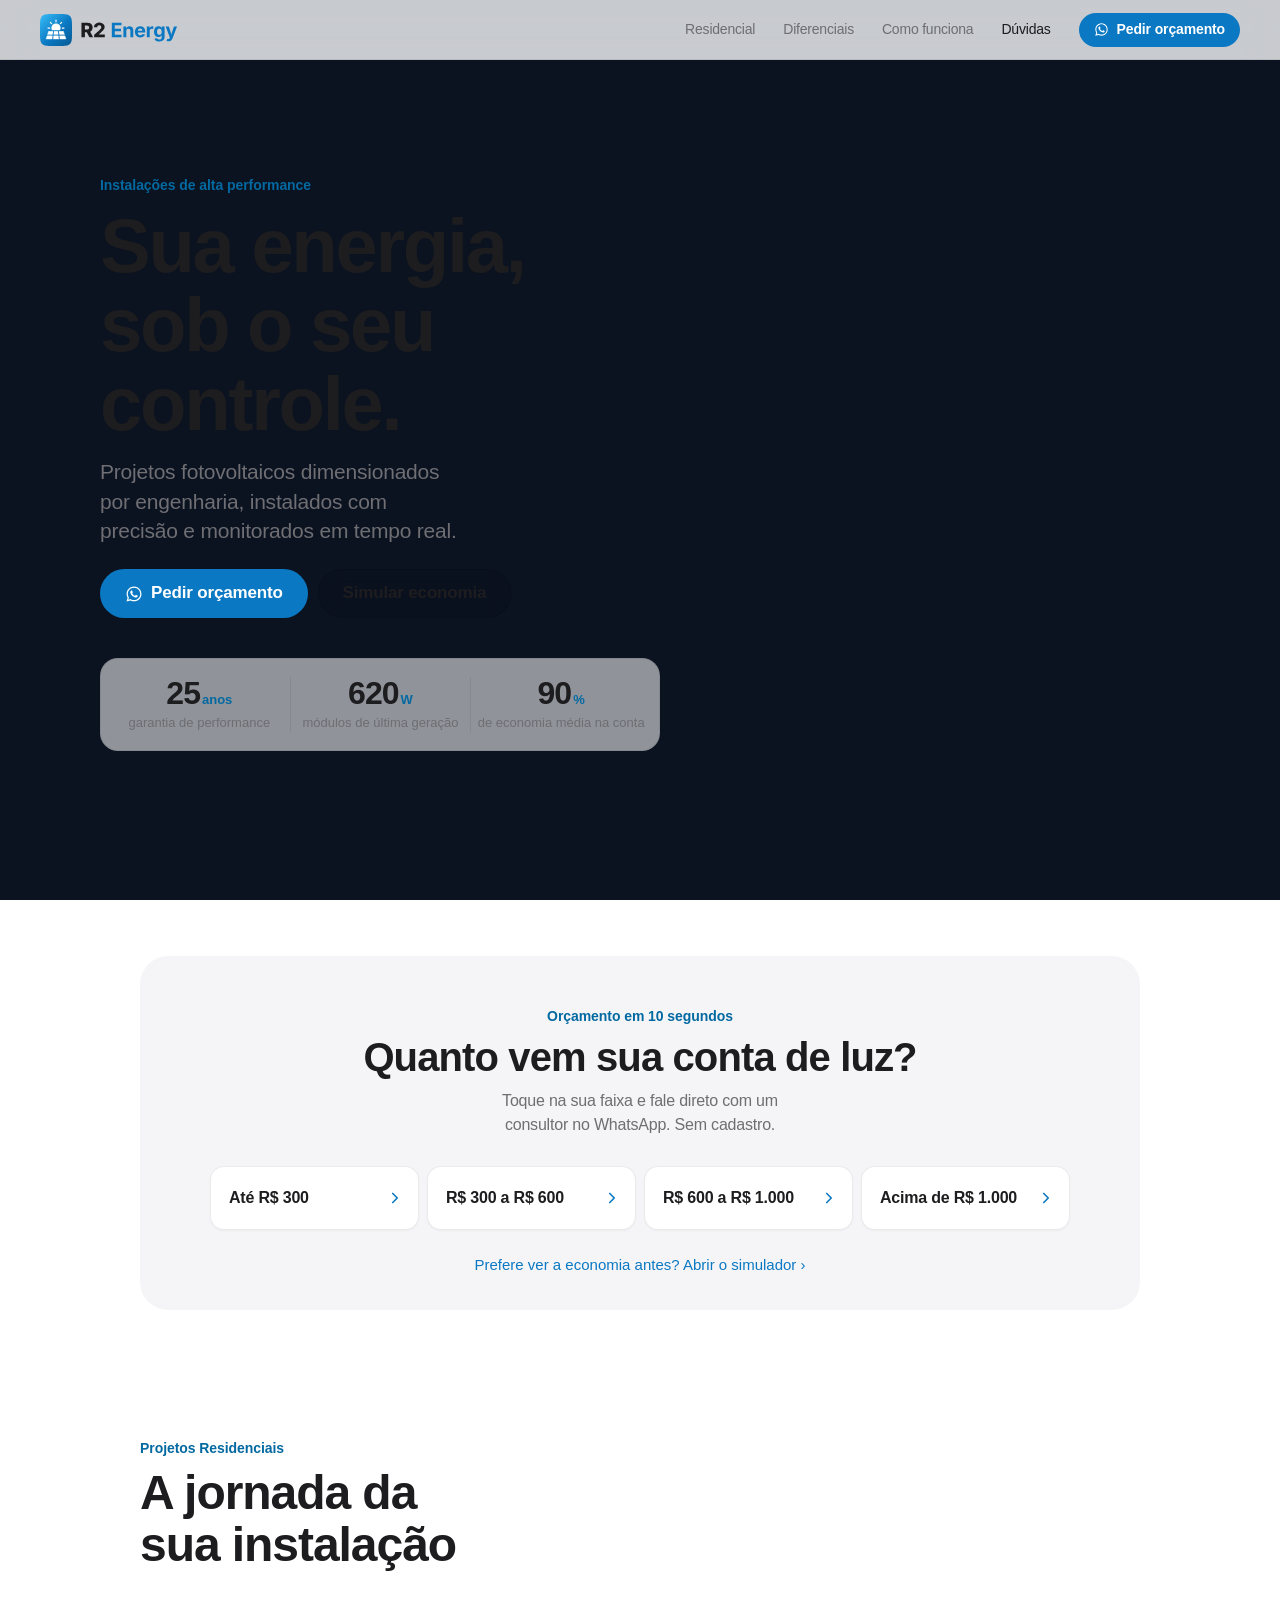
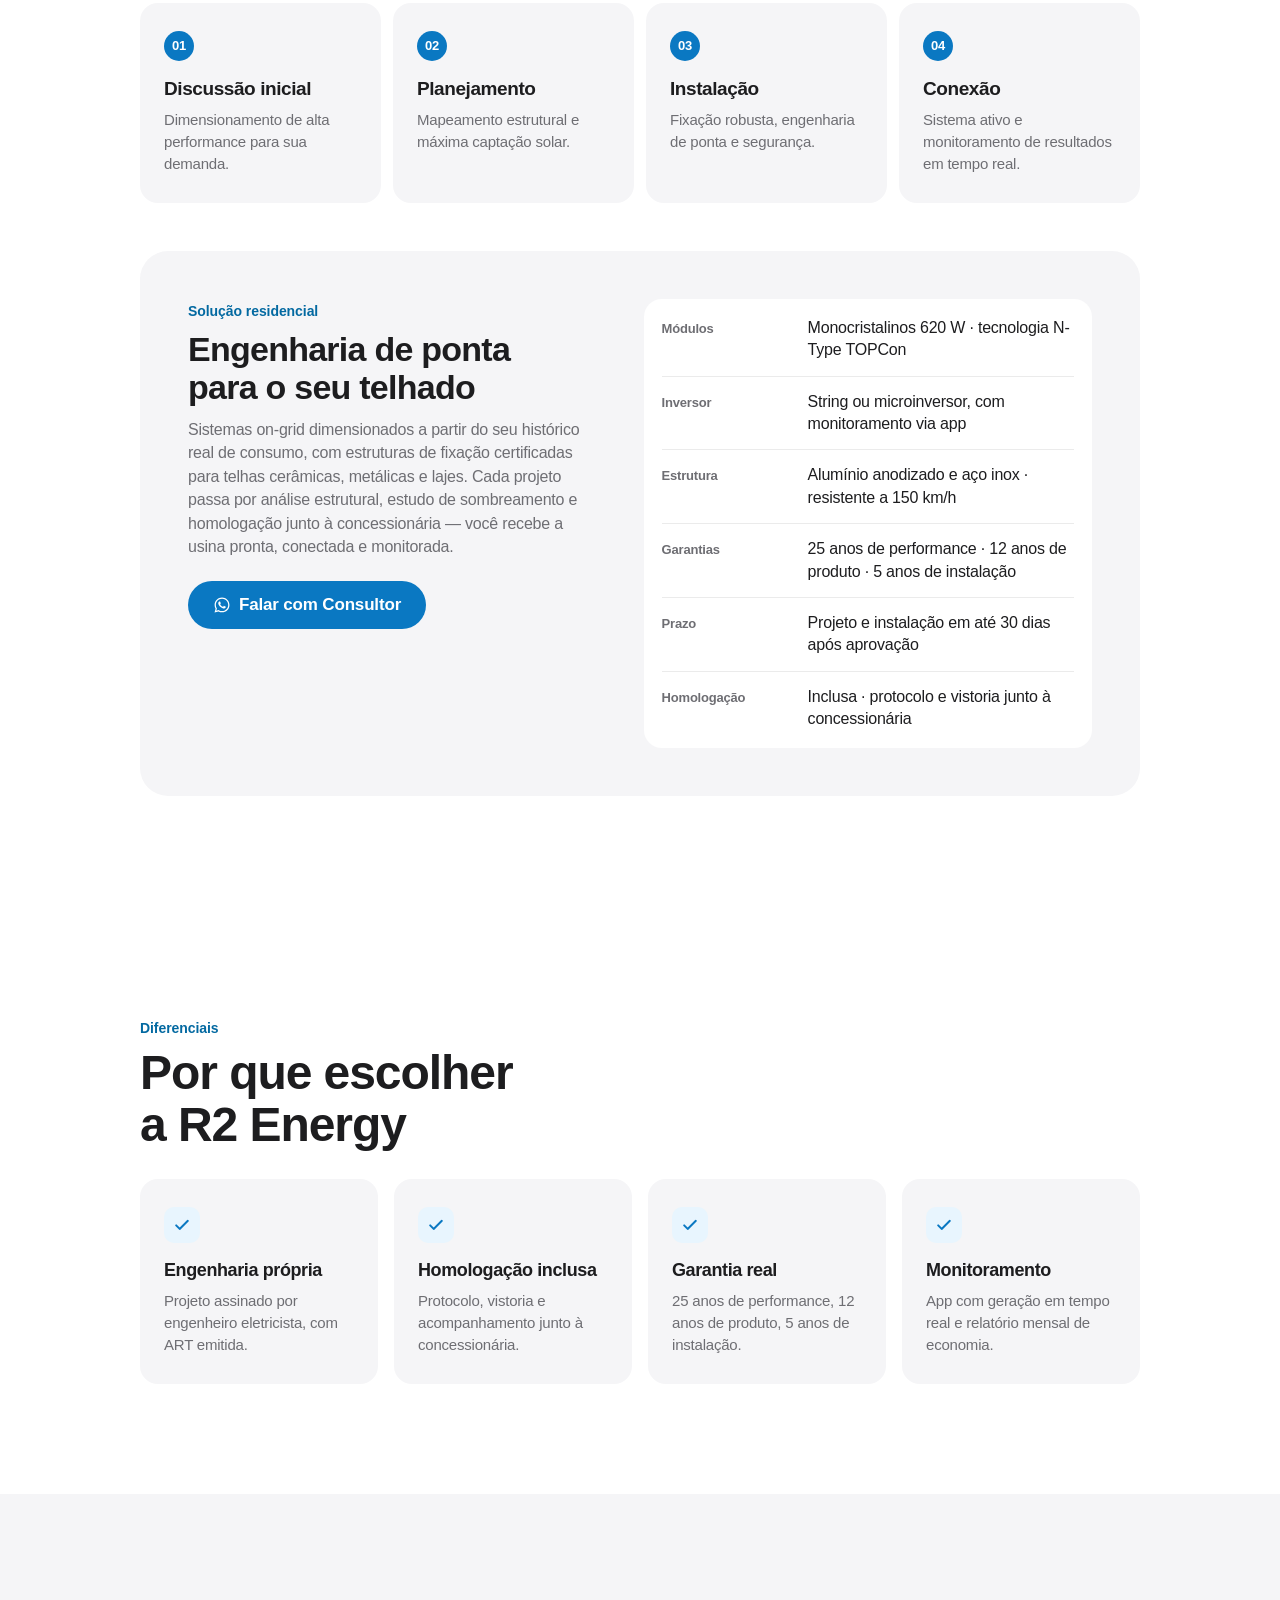
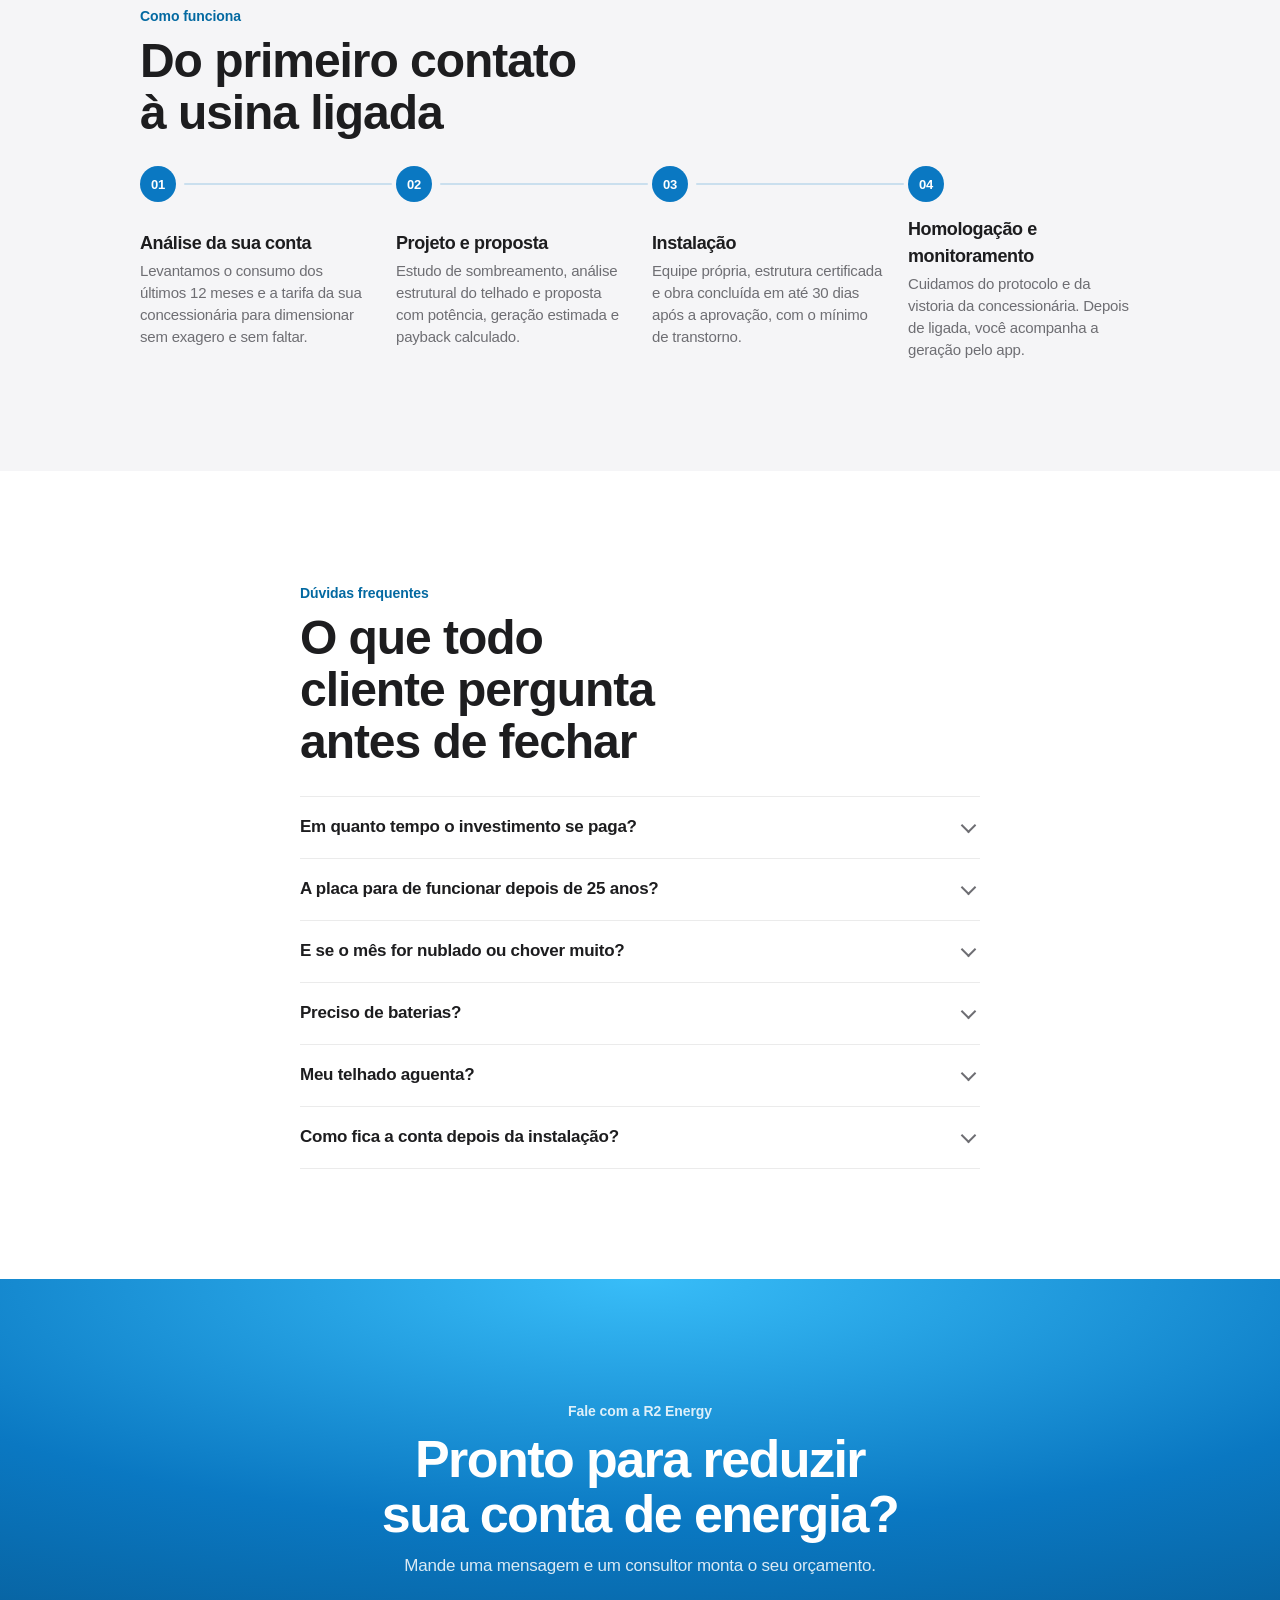
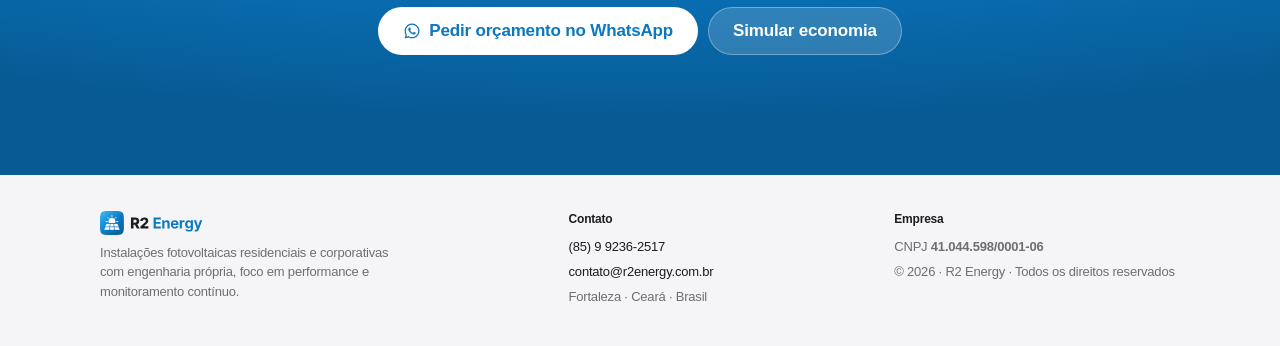
<file: index.html>
<!DOCTYPE html>
<html lang="pt-BR">
<head>
  <meta charset="UTF-8">
  <meta name="viewport" content="width=device-width, initial-scale=1.0, viewport-fit=cover">
  <title>R2 Energy · Energia solar de alta performance</title>
  <meta name="description" content="Energia solar com engenharia própria em Fortaleza. Peça seu orçamento pelo WhatsApp em segundos.">
  <meta name="theme-color" content="#FFFFFF">

  <!-- Prévia do link no WhatsApp, Instagram e Facebook.
       Fica no HTML (e não no content.js) porque esses robôs não rodam JavaScript. -->
  <meta property="og:type" content="website">
  <meta property="og:url" content="https://r2energy.netlify.app/">
  <meta property="og:title" content="R2 Energy · Energia solar de alta performance">
  <meta property="og:description" content="Engenharia própria, instalação com precisão e monitoramento em tempo real. Peça seu orçamento pelo WhatsApp.">
  <meta property="og:image" content="https://r2energy.netlify.app/assets/hero/hero-poster.jpg">
  <meta property="og:image:width" content="1280">
  <meta property="og:image:height" content="720">
  <meta property="og:locale" content="pt_BR">
  <meta name="twitter:card" content="summary_large_image">

  <link rel="icon" type="image/svg+xml" href="assets/marca/r2-icone.svg">
  <link rel="icon" type="image/png" sizes="512x512" href="assets/marca/r2-icone-512.png">
  <link rel="apple-touch-icon" href="assets/marca/apple-touch-icon.png">
  <link rel="stylesheet" href="styles.css">
</head>
<body>
  <a class="skip" href="#main">Pular para o conteúdo</a>

  <!-- ================= CABEÇALHO ================= -->
  <header class="header" id="header">
    <a class="logo" href="#top" aria-label="R2 Energy — início">
      <img src="assets/marca/r2-logo.svg" alt="R2 Energy" width="121" height="28">
    </a>
    <nav class="nav" id="nav" aria-label="Navegação principal"></nav>
    <a class="btn btn-primary btn-sm" id="btnHeaderWhats" href="#" target="_blank" rel="noopener"></a>
  </header>

  <main id="main">
    <!-- ================= ABERTURA ================= -->
    <section class="hero" id="top">
      <!-- vídeo de fundo (montado pelo app.js a partir do content.js) -->
      <div class="hero-video" id="heroVideo" aria-hidden="true"></div>
      <div class="hero-inner">
        <span class="eyebrow" id="heroTag"></span>
        <h1 class="hero-title" id="heroTitle"></h1>
        <p class="hero-sub" id="heroSub"></p>
        <div class="hero-actions" id="heroActions">
          <a class="btn btn-primary btn-lg" id="btnHeroWhats" href="#" target="_blank" rel="noopener"></a>
          <button class="btn btn-glass btn-lg" id="btnSimHero" type="button"></button>
        </div>
        <ul class="hero-stats" id="heroNumbers"></ul>
      </div>
    </section>

    <!-- ================= ORÇAMENTO EM 1 TOQUE ================= -->
    <section class="rapido" id="orcamento">
      <div class="wrap">
        <div class="rapido-card">
          <span class="tag" id="rapidoTag"></span>
          <h2 class="rapido-titulo" id="rapidoTitulo"></h2>
          <p class="rapido-sub" id="rapidoSub"></p>
          <div class="faixas" id="rapidoFaixas"></div>
          <button class="link-btn" id="rapidoSim" type="button"></button>
        </div>
      </div>
    </section>

    <!-- ================= RESIDENCIAL (gerada pelo app.js) ================= -->
    <div id="jornadas"></div>

    <!-- ================= RESULTADOS ================= -->
    <section class="prova" id="prova">
      <div class="wrap">
        <span class="tag" id="provaTag"></span>
        <h2 class="sec-titulo" id="provaTitulo"></h2>
        <ul class="numeros" id="provaNumeros"></ul>
        <div class="selos" id="provaSelos"></div>
        <div class="depoimentos" id="provaDepo"></div>
      </div>
    </section>

    <!-- ================= COMO FUNCIONA ================= -->
    <section class="processo" id="processo">
      <div class="wrap">
        <span class="tag" id="procTag"></span>
        <h2 class="sec-titulo" id="procTitulo"></h2>
        <ol class="passos" id="procPassos"></ol>
      </div>
    </section>

    <!-- ================= DÚVIDAS ================= -->
    <section class="faq" id="faq">
      <div class="wrap wrap-estreito">
        <span class="tag" id="faqTag"></span>
        <h2 class="sec-titulo" id="faqTitulo"></h2>
        <div class="faq-lista" id="faqLista"></div>
      </div>
    </section>

    <!-- ================= CHAMADA FINAL ================= -->
    <section class="contato" id="contato">
      <div class="contato-inner">
        <span class="eyebrow" id="contatoTag"></span>
        <h2 id="contatoTitulo"></h2>
        <p id="contatoTexto"></p>
        <div class="contato-actions">
          <a class="btn btn-white btn-lg" id="btnWhatsContato" href="#" target="_blank" rel="noopener"></a>
          <button class="btn btn-glass btn-lg" id="btnSimContato" type="button"></button>
        </div>
      </div>
    </section>
  </main>

  <footer class="footer">
    <div class="footer-inner">
      <div>
        <img class="footer-logo" src="assets/marca/r2-logo.svg" alt="R2 Energy" width="104" height="24" loading="lazy">
        <p class="footer-desc" id="footerDesc"></p>
      </div>
      <div class="footer-col">
        <span class="footer-label">Contato</span>
        <a id="footerFone" href="#"></a>
        <a id="footerMail" href="#"></a>
        <span id="footerEnd"></span>
      </div>
      <div class="footer-col">
        <span class="footer-label">Empresa</span>
        <span>CNPJ <strong id="footerCnpj"></strong></span>
        <span id="footerCred"></span>
      </div>
    </div>
  </footer>

  <!-- ================= BARRA FIXA (só no celular) ================= -->
  <div class="barra" id="barraFixa" aria-hidden="true">
    <div class="barra-texto">
      <strong id="barraTitulo"></strong>
      <span id="barraTexto"></span>
    </div>
    <a class="btn btn-primary btn-sm" id="barraBtn" href="#" target="_blank" rel="noopener" tabindex="-1"></a>
  </div>

  <!-- ================= SIMULADOR ================= -->
  <dialog class="modal" id="simModal" aria-labelledby="simTitulo">
    <div class="modal-box">
      <button class="modal-close" id="simClose" type="button" aria-label="Fechar simulador">×</button>

      <!-- Passo 1: entrada -->
      <div class="sim-step" id="simStepInput">
        <div class="modal-placa" aria-hidden="true"><img src="assets/residencial/ceu.jpg" alt=""></div>
        <span class="tag">Simulador</span>
        <h2 id="simTitulo"></h2>
        <p class="muted" id="simSub"></p>

        <div class="seg" role="radiogroup" aria-label="Tipo de entrada">
          <button class="seg-btn is-active" type="button" data-modo="reais" role="radio" aria-checked="true">Valor da conta (R$)</button>
          <button class="seg-btn" type="button" data-modo="kwh" role="radio" aria-checked="false">Consumo (kWh/mês)</button>
        </div>

        <label class="field">
          <span id="simLabel">Valor médio da conta de energia</span>
          <div class="input-wrap">
            <span class="input-prefix" id="simPrefix">R$</span>
            <input type="number" id="simValor" min="1" step="1" placeholder="Ex.: 450" inputmode="decimal">
          </div>
          <small class="muted" id="simDica">Use a média dos últimos 12 meses para um resultado mais preciso.</small>
        </label>

        <div class="loc-box" id="locBox">
          <span class="loc-dot" aria-hidden="true"></span>
          <span id="locTexto">Detectando sua localização…</span>
        </div>

        <button class="btn btn-primary btn-lg btn-block" id="simCalcular" type="button">Calcular meu sistema</button>
      </div>

      <!-- Passo 2: resultado -->
      <div class="sim-step is-hidden" id="simStepResult">
        <span class="tag">Resultado da simulação</span>
        <h2>Seu sistema recomendado</h2>
        <p class="muted" id="resResumo"></p>

        <div class="cards" id="resCards"></div>

        <div class="nota" id="resNota"></div>

        <a class="btn btn-primary btn-lg btn-block" id="resWhats" href="#" target="_blank" rel="noopener"></a>
        <button class="btn btn-ghost btn-block" id="resRefazer" type="button">Refazer simulação</button>
      </div>
    </div>
  </dialog>

  <script src="content.js"></script>
  <script src="app.js"></script>
</body>
</html>
</file>
<file: styles.css>
/* =====================================================================
   R2 ENERGY — styles.css   v6.0
   Linguagem visual no estilo Apple: fonte do sistema, muito respiro,
   cantos arredondados, vidro fosco e uma única cor de ação (azul céu).
   Pensado primeiro para o celular; o computador é a ampliação.

   Toda cor sai das variáveis abaixo. Para mudar o tema, mude aqui.
   ===================================================================== */
:root {
  --bg: #FFFFFF;
  --surface: #F5F5F7;                  /* cinza Apple dos blocos */
  --text: #1D1D1F;
  --muted: #6E6E73;
  --border: rgba(0, 0, 0, .08);

  /* azul céu. --accent é o dos botões: com texto branco passa no
     padrão de leitura (4,7:1). Os tons claros são só para brilho. */
  --accent: #0A78C2;
  --accent-hover: #0868A8;
  --accent-text: #0369A1;              /* texto azul pequeno sobre cinza */
  --on-accent: #FFFFFF;
  --sky: #38BDF8;
  --sky-soft: #E8F5FE;

  --radius: 18px;
  --radius-lg: 28px;
  --shadow: 0 1px 2px rgba(0,0,0,.04), 0 10px 30px rgba(0,0,0,.07);
  --font: -apple-system, BlinkMacSystemFont, "SF Pro Display", "SF Pro Text", "Helvetica Neue", "Segoe UI", Roboto, Arial, sans-serif;
  --header-h: 52px;
  --ease: cubic-bezier(.25, .1, .25, 1);
  --gutter: 20px;
}
@media (min-width: 834px) { :root { --header-h: 60px; --gutter: 40px; } }

/* ---------- base ---------- */
* { box-sizing: border-box; }
html { scroll-behavior: smooth; scroll-padding-top: var(--header-h); -webkit-text-size-adjust: 100%; }
body {
  margin: 0; background: var(--bg); color: var(--text);
  font-family: var(--font); font-size: 17px; line-height: 1.47; letter-spacing: -.012em;
  -webkit-font-smoothing: antialiased; -moz-osx-font-smoothing: grayscale; overflow-x: hidden;
}
body.is-locked { overflow: hidden; }
h1, h2, h3 { margin: 0; font-weight: 700; letter-spacing: -.022em; text-wrap: balance; }
.hero-sub, .rapido-sub, .contato p, .link-btn { text-wrap: balance; }
p { margin: 0; }
a { color: inherit; -webkit-tap-highlight-color: transparent; }
img, video { display: block; max-width: 100%; }
button { font: inherit; cursor: pointer; -webkit-tap-highlight-color: transparent; }
.muted { color: var(--muted); }
.is-hidden { display: none !important; }

.skip { position: absolute; left: -999px; top: 8px; background: var(--accent); color: var(--on-accent); padding: 8px 14px; border-radius: 10px; z-index: 999; }
.skip:focus { left: 12px; }

.wrap { max-width: 1080px; margin: 0 auto; padding: 0 var(--gutter); }
.wrap-estreito { max-width: 760px; }

/* rótulo pequeno acima dos títulos (como o "Novo" da Apple) */
.tag, .eyebrow { display: inline-block; font-size: 14px; font-weight: 600; letter-spacing: -.005em; color: var(--accent-text); }
.sec-titulo { font-size: clamp(28px, 7vw, 48px); line-height: 1.08; margin: 6px 0 28px; max-width: 20ch; }

/* ---------- botões (pílula) ---------- */
.btn {
  display: inline-flex; align-items: center; justify-content: center; gap: 8px;
  min-height: 44px; padding: 11px 20px; border-radius: 980px; border: 1px solid transparent;
  font-size: 16px; font-weight: 600; letter-spacing: -.01em; line-height: 1.2;
  text-decoration: none; white-space: nowrap;
  transition: background .2s var(--ease), transform .15s var(--ease), border-color .2s, color .2s;
}
.btn:active { transform: scale(.97); }
.btn:focus-visible { outline: 3px solid var(--sky); outline-offset: 3px; }
.btn .ico { width: 18px; height: 18px; flex: none; }
.btn-primary { background: var(--accent); color: var(--on-accent); }
.btn-primary:hover { background: var(--accent-hover); }
.btn-glass { background: rgba(255,255,255,.16); color: #fff; border-color: rgba(255,255,255,.32);
  backdrop-filter: blur(12px); -webkit-backdrop-filter: blur(12px); }
.btn-glass:hover { background: rgba(255,255,255,.24); }
.btn-white { background: #fff; color: var(--accent); }
.btn-white:hover { background: #F0F8FF; }
.btn-ghost { background: transparent; color: var(--accent); }
.btn-ghost:hover { background: var(--sky-soft); }
.btn-sm { min-height: 34px; padding: 7px 14px; font-size: 14px; }
.btn-sm .ico { width: 15px; height: 15px; }
.btn-lg { min-height: 48px; padding: 13px 24px; font-size: 17px; }
.btn-block { width: 100%; }
.link-btn { background: none; border: 0; padding: 6px 0; color: var(--accent); font-size: 15px; font-weight: 500; text-decoration: none; }
.link-btn::after { content: " ›"; }
.link-btn:hover { text-decoration: underline; }

/* ---------- cabeçalho de vidro ---------- */
.header {
  position: fixed; inset: 0 0 auto 0; height: var(--header-h); z-index: 100;
  display: flex; align-items: center; gap: 28px; padding: 0 var(--gutter);
  padding-left: max(var(--gutter), env(safe-area-inset-left)); padding-right: max(var(--gutter), env(safe-area-inset-right));
  background: rgba(255,255,255,.78); backdrop-filter: saturate(180%) blur(20px); -webkit-backdrop-filter: saturate(180%) blur(20px);
  border-bottom: 1px solid var(--border);
}
/* logotipo: arquivos em assets/marca/ (ver LEIA-ME de lá) */
.logo { display: flex; align-items: center; text-decoration: none; flex: none; }
.logo img { height: 28px; width: auto; }
@media (min-width: 834px) { .logo img { height: 32px; } }
.nav { display: none; gap: 28px; margin-left: auto; }
.nav a { text-decoration: none; font-size: 14px; color: var(--muted); transition: color .2s; }
.nav a:hover, .nav a.is-active { color: var(--text); }
#btnHeaderWhats { margin-left: auto; }
@media (min-width: 834px) {
  .nav { display: flex; }
  #btnHeaderWhats { margin-left: 0; }
}

/* ---------- abertura com vídeo ---------- */
.hero {
  position: relative; overflow: hidden; isolation: isolate;
  min-height: 86vh; min-height: 86svh;
  display: flex; align-items: flex-end;
  padding: calc(var(--header-h) + 28px) var(--gutter) 28px;
  background: #0B1220;
}
.hero-inner { position: relative; z-index: 2; width: 100%; max-width: 1080px; margin: 0 auto; }

.hero-video { position: absolute; inset: 0; z-index: 0; background: #0B1220 center / cover no-repeat; }
.hero-video video { width: 100%; height: 100%; object-fit: cover; }
/* véu: escurece onde está o texto. No celular o texto fica embaixo,
   então o véu é vertical; no computador, da esquerda para a direita. */
.hero.tem-video .hero-video::after {
  content: ""; position: absolute; inset: 0; pointer-events: none;
  background: linear-gradient(180deg,
    rgba(255,255,255, calc(var(--hero-veu, .72) * .35)) 0%,
    rgba(255,255,255, calc(var(--hero-veu, .72) * .85)) 45%,
    rgba(255,255,255, var(--hero-veu, .72)) 100%);
}
.hero.video-claro.tem-video .hero-video::after {
  background: linear-gradient(180deg,
    rgba(6,12,24, calc(var(--hero-veu, .72) * .25)) 0%,
    rgba(6,12,24, calc(var(--hero-veu, .72) * .9)) 50%,
    rgba(6,12,24, calc(var(--hero-veu, .72) * 1.45)) 100%);
}
@media (prefers-reduced-motion: reduce) { .hero-video video { display: none; } }

.hero .eyebrow { color: var(--accent-text); }
.hero-title { font-size: clamp(36px, 10vw, 76px); line-height: 1.04; letter-spacing: -.03em; margin: 8px 0 14px; max-width: 13ch; }
.hero-sub { font-size: clamp(17px, 4.4vw, 21px); line-height: 1.4; color: var(--muted); max-width: 34ch; }
.hero-actions { display: flex; gap: 10px; margin-top: 24px; flex-wrap: wrap; }
.hero-actions .btn { flex: 1 1 auto; padding-left: 16px; padding-right: 16px; font-size: 16px; }
.hero .btn-glass { background: rgba(0,0,0,.05); color: var(--text); border-color: var(--border); }

.hero-stats { list-style: none; margin: 22px 0 0; padding: 14px 4px;
  display: grid; grid-template-columns: repeat(3, 1fr);
  border-radius: var(--radius); background: rgba(255,255,255,.55); border: 1px solid var(--border);
  backdrop-filter: blur(16px); -webkit-backdrop-filter: blur(16px); }
.hero-stats li { display: flex; flex-direction: column; align-items: center; text-align: center; padding: 0 6px; }
.hero-stats li + li { border-left: 1px solid var(--border); }
.hero-stats b { font-size: 24px; font-weight: 700; letter-spacing: -.03em; line-height: 1; font-variant-numeric: tabular-nums; }
.hero-stats b small { font-size: 13px; font-weight: 600; margin-left: 2px; color: var(--accent-text); letter-spacing: 0; }
.hero-stats span { font-size: 12px; line-height: 1.3; color: var(--muted); margin-top: 6px; letter-spacing: 0; }

/* variante cinema (véu escuro): tudo vira branco */
.hero.video-claro.tem-video .eyebrow { color: #7DD3FC; }
.hero.video-claro.tem-video .hero-title { color: #fff; }
.hero.video-claro.tem-video .hero-sub { color: rgba(255,255,255,.82); }
.hero.video-claro.tem-video .btn-glass { background: rgba(255,255,255,.16); color: #fff; border-color: rgba(255,255,255,.32); }
.hero.video-claro.tem-video .hero-stats { background: rgba(255,255,255,.1); border-color: rgba(255,255,255,.18); }
.hero.video-claro.tem-video .hero-stats li + li { border-color: rgba(255,255,255,.18); }
.hero.video-claro.tem-video .hero-stats b { color: #fff; }
.hero.video-claro.tem-video .hero-stats b small { color: #7DD3FC; }
.hero.video-claro.tem-video .hero-stats span { color: rgba(255,255,255,.72); }

@media (min-width: 834px) {
  .hero { min-height: 100vh; min-height: 100svh; max-height: 980px; align-items: center; padding-bottom: 64px; }
  .hero.video-claro.tem-video .hero-video::after {
    background: linear-gradient(95deg,
      rgba(6,12,24, calc(var(--hero-veu, .72) * 1.4)) 0%,
      rgba(6,12,24, var(--hero-veu, .72)) 45%,
      rgba(6,12,24, calc(var(--hero-veu, .72) * .3)) 100%);
  }
  .hero.tem-video:not(.video-claro) .hero-video::after {
    background: linear-gradient(95deg,
      rgba(255,255,255, var(--hero-veu, .72)) 0%,
      rgba(255,255,255, calc(var(--hero-veu, .72) * .85)) 45%,
      rgba(255,255,255, calc(var(--hero-veu, .72) * .3)) 100%);
  }
  .hero-actions .btn { flex: 0 0 auto; padding-left: 24px; padding-right: 24px; font-size: 17px; }
  .hero-stats { max-width: 560px; padding: 18px 8px; margin-top: 40px; }
  .hero-stats b { font-size: 32px; }
  .hero-stats span { font-size: 13px; }
}

/* ---------- orçamento em 1 toque ---------- */
.rapido { padding: 20px 0 8px; }
.rapido-card { background: var(--surface); border-radius: var(--radius-lg); padding: 28px 20px 18px; text-align: center; }
.rapido-titulo { font-size: clamp(26px, 6.6vw, 40px); line-height: 1.1; margin: 6px 0 10px; }
.rapido-sub { color: var(--muted); font-size: 16px; max-width: 36ch; margin: 0 auto; }
.faixas { display: grid; grid-template-columns: 1fr; gap: 8px; margin: 22px 0 14px; }
.faixa {
  display: flex; align-items: center; justify-content: space-between; gap: 6px;
  min-height: 54px; padding: 12px 14px 12px 18px; border-radius: 14px; white-space: nowrap;
  background: #fff; border: 1px solid var(--border); box-shadow: 0 1px 2px rgba(0,0,0,.04);
  font-size: 15px; font-weight: 600; text-align: left; text-decoration: none; color: var(--text);
  transition: border-color .2s, background .2s, transform .15s var(--ease);
}
.faixa svg { width: 18px; height: 18px; flex: none; color: var(--accent); }
.faixa:hover { border-color: var(--accent); background: var(--sky-soft); }
.faixa:active { transform: scale(.97); }
.faixa:focus-visible { outline: 3px solid var(--sky); outline-offset: 2px; }
@media (min-width: 560px) { .faixas { grid-template-columns: 1fr 1fr; } }
@media (min-width: 834px) {
  .rapido { padding: 56px 0 16px; }
  .rapido-card { padding: 48px 48px 28px; }
  .faixas { grid-template-columns: repeat(4, 1fr); max-width: 860px; margin: 30px auto 18px; }
  .faixa { min-height: 64px; font-size: 16px; }
}

/* ---------- seções: respiro padrão ---------- */
.etapasec, .prova, .processo, .faq { padding: 64px 0; }
@media (min-width: 834px) { .etapasec, .prova, .processo, .faq { padding: 110px 0; } }

/* ---------- residencial: etapas + ficha técnica ---------- */
/* no celular, as etapas deslizam para o lado (economiza tela) */
.etapas-trilho {
  list-style: none; margin: 0; padding: 4px var(--gutter) 8px;
  display: grid; grid-auto-flow: column; grid-auto-columns: 74%; gap: 12px;
  overflow-x: auto; scroll-snap-type: x mandatory; scroll-padding: 0 var(--gutter);
  -webkit-overflow-scrolling: touch; scrollbar-width: none;
}
.etapas-trilho::-webkit-scrollbar { display: none; }
.etapa-card { scroll-snap-align: start; background: var(--surface); border-radius: var(--radius); padding: 22px 20px; }
.etapa-num { display: inline-grid; place-items: center; width: 30px; height: 30px; border-radius: 50%;
  background: var(--accent); color: #fff; font-size: 13px; font-weight: 700; font-variant-numeric: tabular-nums; }
.etapa-card h3 { font-size: 19px; margin: 14px 0 6px; }
.etapa-card p { font-size: 15px; color: var(--muted); }
@media (min-width: 834px) {
  .etapas-trilho { max-width: 1080px; margin: 0 auto; grid-auto-flow: row; grid-template-columns: repeat(4, 1fr); overflow: visible; }
  .etapa-card { padding: 28px 24px; }
}

.ficha-card { margin-top: 28px; background: var(--surface); border-radius: var(--radius-lg); padding: 28px 20px; display: grid; gap: 24px; }
.ficha-texto h3 { font-size: clamp(24px, 6vw, 34px); line-height: 1.12; margin: 6px 0 12px; }
.ficha-texto .desc { color: var(--muted); font-size: 16px; margin-bottom: 22px; }
.ficha { margin: 0; background: #fff; border-radius: var(--radius); padding: 4px 18px; }
.ficha div { padding: 14px 0; border-bottom: 1px solid var(--border); }
.ficha div:last-child { border-bottom: 0; }
.ficha dt { font-size: 13px; font-weight: 600; color: var(--muted); margin-bottom: 2px; }
.ficha dd { margin: 0; font-size: 16px; line-height: 1.4; }
@media (min-width: 834px) {
  .ficha-card { margin-top: 40px; grid-template-columns: 1fr 1.1fr; gap: 48px; padding: 48px; align-items: start; }
  .ficha div { display: grid; grid-template-columns: 130px 1fr; gap: 16px; align-items: baseline; }
  .ficha dt { margin: 0; }
}

/* ---------- diferenciais / resultados ---------- */
.prova { background: var(--bg); }
.numeros { list-style: none; padding: 0; margin: 0 0 28px; display: grid; grid-template-columns: 1fr 1fr; gap: 12px; }
.numeros li { background: var(--surface); border-radius: var(--radius); padding: 20px 18px; display: flex; flex-direction: column; gap: 2px; }
.numeros b { font-size: clamp(30px, 8vw, 46px); font-weight: 700; letter-spacing: -.03em; line-height: 1; color: var(--accent); }
.numeros b small { font-size: .45em; margin-left: 2px; }
.numeros strong { font-size: 15px; margin-top: 8px; }
.numeros span { font-size: 13px; color: var(--muted); }

.selos { display: grid; grid-template-columns: 1fr; gap: 12px; }
.selo { background: var(--surface); border-radius: var(--radius); padding: 22px 20px; }
.selo-ico { display: block; width: 36px; height: 36px; border-radius: 10px; margin-bottom: 14px;
  background: var(--sky-soft) center / 20px no-repeat;
  background-image: url("data:image/svg+xml,%3Csvg xmlns='http://www.w3.org/2000/svg' viewBox='0 0 24 24' fill='none' stroke='%230A78C2' stroke-width='2.4' stroke-linecap='round' stroke-linejoin='round'%3E%3Cpath d='M5 12.5l4.2 4.2L19 7'/%3E%3C/svg%3E"); }
.selo h3 { font-size: 18px; margin-bottom: 6px; }
.selo p { font-size: 15px; color: var(--muted); }

.depoimentos { display: grid; gap: 12px; margin-top: 28px; }
.depo { margin: 0; padding: 24px 22px; border-radius: var(--radius); background: var(--surface); display: flex; flex-direction: column; gap: 16px; }
.depo blockquote { margin: 0; font-size: 17px; line-height: 1.45; }
.depo figcaption { display: flex; flex-direction: column; font-size: 14px; color: var(--muted); margin-top: auto; }
.depo figcaption strong { color: var(--text); }

@media (min-width: 640px) { .selos { grid-template-columns: 1fr 1fr; } }
@media (min-width: 834px) {
  .numeros { grid-template-columns: repeat(4, 1fr); gap: 16px; margin-bottom: 40px; }
  .selos { grid-template-columns: repeat(4, 1fr); gap: 16px; }
  .selo { padding: 28px 24px; }
  .depoimentos { grid-template-columns: repeat(3, 1fr); gap: 16px; margin-top: 40px; }
}

/* ---------- como funciona: linha do tempo ---------- */
.processo { background: var(--surface); }
.passos { list-style: none; padding: 0; margin: 0; display: grid; gap: 0; }
.passo { display: grid; grid-template-columns: 36px 1fr; gap: 16px; position: relative; padding-bottom: 26px; }
.passo:last-child { padding-bottom: 0; }
.passo::before { content: ""; position: absolute; left: 17px; top: 40px; bottom: 6px; width: 2px; background: rgba(10,120,194,.18); border-radius: 2px; }
.passo:last-child::before { display: none; }
.passo-n { width: 36px; height: 36px; border-radius: 50%; display: grid; place-items: center;
  background: var(--accent); color: #fff; font-size: 13px; font-weight: 700; font-variant-numeric: tabular-nums; }
.passo h3 { font-size: 18px; margin: 6px 0 4px; }
.passo p { font-size: 15px; color: var(--muted); }
@media (min-width: 834px) {
  .passos { grid-template-columns: repeat(4, 1fr); gap: 24px; }
  .passo { grid-template-columns: 1fr; gap: 14px; padding: 0; }
  .passo::before { left: 44px; right: -20px; top: 17px; bottom: auto; width: auto; height: 2px; }
  .passo h3 { margin-top: 0; }
}

/* ---------- dúvidas: acordeão Apple ---------- */
.faq-lista { border-top: 1px solid var(--border); }
.faq-item { border-bottom: 1px solid var(--border); }
.faq-item summary {
  cursor: pointer; list-style: none; position: relative;
  padding: 18px 40px 18px 0; font-size: 17px; font-weight: 600; letter-spacing: -.015em;
}
.faq-item summary::-webkit-details-marker { display: none; }
.faq-item summary::after {
  content: ""; position: absolute; right: 6px; top: 50%; width: 9px; height: 9px; margin-top: -7px;
  border-right: 2px solid var(--muted); border-bottom: 2px solid var(--muted); transform: rotate(45deg);
  transition: transform .25s var(--ease), margin .25s var(--ease);
}
.faq-item[open] summary::after { transform: rotate(-135deg); margin-top: -2px; }
.faq-item summary:focus-visible { outline: 3px solid var(--sky); outline-offset: 2px; border-radius: 6px; }
.faq-item p { padding: 0 0 20px; font-size: 16px; color: var(--muted); }

/* ---------- chamada final em azul céu ---------- */
.contato {
  padding: 72px var(--gutter); text-align: center; color: #fff;
  background: radial-gradient(120% 90% at 50% 0%, #38BDF8 0%, #0A78C2 55%, #075A93 100%);
}
.contato-inner { max-width: 640px; margin: 0 auto; }
.contato .eyebrow { color: rgba(255,255,255,.85); }
.contato h2 { font-size: clamp(30px, 8vw, 52px); line-height: 1.06; letter-spacing: -.03em; margin: 8px 0 12px; }
.contato p { color: rgba(255,255,255,.85); font-size: 17px; }
.contato-actions { display: flex; flex-direction: column; align-items: stretch; gap: 10px; margin-top: 28px; }
@media (min-width: 640px) { .contato-actions { flex-direction: row; justify-content: center; } }
@media (min-width: 834px) { .contato { padding: 120px var(--gutter); } }

/* ---------- rodapé ---------- */
.footer { background: var(--surface); padding: 36px var(--gutter) 40px; font-size: 13px; color: var(--muted); }
.footer-inner { display: grid; gap: 24px; max-width: 1080px; margin: 0 auto; }
.footer-logo { height: 24px; width: auto; }
.footer-desc { margin-top: 8px; max-width: 42ch; }
.footer-col { display: flex; flex-direction: column; gap: 6px; }
.footer-col a { text-decoration: none; color: var(--text); }
.footer-col a:hover { text-decoration: underline; }
.footer-label { font-size: 12px; font-weight: 600; color: var(--text); margin-bottom: 2px; }
@media (min-width: 834px) { .footer-inner { grid-template-columns: 1.5fr 1fr 1fr; gap: 40px; } }
/* no celular, espaço para a barra fixa não cobrir o rodapé */
@media (max-width: 833px) { .footer { padding-bottom: calc(110px + env(safe-area-inset-bottom)); } }

/* ---------- barra fixa de WhatsApp (celular) ---------- */
.barra {
  position: fixed; z-index: 90; left: 10px; right: 10px; bottom: calc(10px + env(safe-area-inset-bottom));
  display: flex; align-items: center; gap: 12px; padding: 10px 10px 10px 18px;
  border-radius: 22px; background: rgba(255,255,255,.86); border: 1px solid var(--border);
  backdrop-filter: saturate(180%) blur(20px); -webkit-backdrop-filter: saturate(180%) blur(20px);
  box-shadow: 0 10px 40px rgba(0,0,0,.16);
  transform: translateY(calc(100% + 30px)); opacity: 0; pointer-events: none;
  transition: transform .35s var(--ease), opacity .25s var(--ease);
}
.barra.is-on { transform: none; opacity: 1; pointer-events: auto; }
.barra-texto { display: flex; flex-direction: column; min-width: 0; flex: 1; }
.barra-texto strong { font-size: 15px; letter-spacing: -.015em; }
.barra-texto span { font-size: 13px; color: var(--muted); white-space: nowrap; overflow: hidden; text-overflow: ellipsis; }
.barra .btn { min-height: 40px; padding: 8px 18px; font-size: 15px; }
@media (min-width: 834px) { .barra { display: none; } }

/* ---------- aparecer ao rolar ---------- */
.sobe { opacity: 0; transform: translateY(18px); transition: opacity .6s var(--ease), transform .6s var(--ease); }
.sobe.is-vis { opacity: 1; transform: none; }

/* ---------- simulador: folha que sobe (celular) / janela (computador) ---------- */
.modal { border: 0; padding: 0; background: transparent; max-width: 100vw; max-height: 100vh; width: 100%; height: 100%; }
.modal::backdrop { background: rgba(0,0,0,.4); backdrop-filter: blur(4px); -webkit-backdrop-filter: blur(4px); }
.modal[open] { display: grid; place-items: end center; }
.modal-box {
  position: relative; background: var(--bg); width: 100%; max-height: 92vh; max-height: 92svh; overflow: auto;
  border-radius: 24px 24px 0 0; padding: 26px 20px calc(24px + env(safe-area-inset-bottom));
  animation: sobeFolha .38s var(--ease);
}
.modal-box::before { content: ""; position: absolute; top: 8px; left: 50%; width: 38px; height: 5px; margin-left: -19px; border-radius: 3px; background: rgba(0,0,0,.15); }
@keyframes sobeFolha { from { transform: translateY(40%); opacity: .4; } to { transform: none; opacity: 1; } }
@media (min-width: 834px) {
  .modal[open] { place-items: center; }
  .modal-box { width: min(92vw, 640px); border-radius: var(--radius-lg); padding: 40px; max-height: 90vh; box-shadow: 0 30px 80px rgba(0,0,0,.25); animation: none; }
  .modal-box::before { display: none; }
}
.modal-close { position: absolute; right: 14px; top: 14px; width: 32px; height: 32px; border-radius: 50%; border: 0;
  background: var(--surface); color: var(--muted); font-size: 20px; line-height: 1; z-index: 1; }
.modal-close:hover { background: #E8E8ED; color: var(--text); }

.modal-placa { height: 104px; margin: 4px 0 16px; perspective: 1000px; display: flex; align-items: center; justify-content: center; }
.modal-placa img { width: 70%; max-width: 300px; height: 100%; border-radius: 14px; object-fit: cover;
  box-shadow: 0 16px 36px -16px rgba(10,120,194,.55); animation: placaGira 14s ease-in-out infinite; transform-style: preserve-3d; will-change: transform; }
@keyframes placaGira {
  0%   { transform: rotateY(-14deg) rotateX(3deg) translateY(0); }
  50%  { transform: rotateY(14deg)  rotateX(-3deg) translateY(-6px); }
  100% { transform: rotateY(-14deg) rotateX(3deg) translateY(0); }
}
@media (min-width: 834px) { .modal-placa { height: 140px; } }

.sim-step h2 { font-size: clamp(24px, 6vw, 30px); line-height: 1.12; margin: 6px 0 6px; }
.sim-step > .muted { font-size: 15px; }
.seg { display: grid; grid-template-columns: 1fr 1fr; gap: 2px; background: #EEEEF0; padding: 2px; border-radius: 10px; margin: 20px 0 16px; }
.seg-btn { border: 0; background: transparent; padding: 8px 6px; border-radius: 8px; font-size: 14px; font-weight: 600; color: var(--text); }
.seg-btn.is-active { background: #fff; box-shadow: 0 1px 4px rgba(0,0,0,.12); }
.field { display: flex; flex-direction: column; gap: 8px; font-weight: 600; font-size: 14px; }
.input-wrap { display: flex; align-items: center; background: var(--surface); border: 2px solid transparent; border-radius: 14px; overflow: hidden; transition: border-color .2s, background .2s; }
.input-wrap:focus-within { border-color: var(--accent); background: #fff; }
.input-prefix { padding: 0 6px 0 16px; color: var(--muted); font-weight: 600; font-size: 18px; }
.input-wrap input { flex: 1; border: 0; background: transparent; padding: 14px 14px 14px 4px; font: inherit; font-size: 28px; font-weight: 700; letter-spacing: -.02em; color: var(--text); outline: none; min-width: 0; font-variant-numeric: tabular-nums; }
.field small { font-weight: 400; font-size: 13px; }
.loc-box { display: flex; align-items: center; gap: 10px; font-size: 13px; color: var(--muted); margin: 16px 0 20px; padding: 12px 14px; background: var(--surface); border-radius: 12px; }
.loc-dot { width: 8px; height: 8px; flex: none; border-radius: 50%; background: var(--accent); animation: pulso 1.6s infinite; }
@keyframes pulso { 0% { box-shadow: 0 0 0 0 rgba(10,120,194,.5); } 100% { box-shadow: 0 0 0 10px rgba(10,120,194,0); } }
.loc-box.is-ok .loc-dot { animation: none; background: #34C759; }

.cards { display: grid; grid-template-columns: 1fr 1fr; gap: 10px; margin: 20px 0 16px; }
.card { background: var(--surface); border-radius: 14px; padding: 14px; display: flex; flex-direction: column; gap: 4px; }
.card.is-hero { grid-column: 1 / -1; background: linear-gradient(135deg, var(--sky-soft), #fff); border: 1px solid rgba(10,120,194,.18); padding: 18px; }
.card small { font-size: 12px; color: var(--muted); font-weight: 500; line-height: 1.3; }
.card b { font-size: 21px; font-weight: 700; letter-spacing: -.02em; color: var(--text); line-height: 1.1; font-variant-numeric: tabular-nums; }
.card.is-hero b { font-size: 34px; color: var(--accent); }
.card b em { font-style: normal; font-size: 13px; font-weight: 500; color: var(--muted); margin-left: 3px; }
.nota { font-size: 13px; color: var(--muted); background: var(--surface); padding: 12px 14px; border-radius: 12px; margin-bottom: 16px; }
#resWhats { margin-bottom: 8px; }
@media (min-width: 834px) { .cards { grid-template-columns: repeat(3, 1fr); } }

/* ---------- acessibilidade: menos movimento ---------- */
@media (prefers-reduced-motion: reduce) {
  html { scroll-behavior: auto; }
  .modal-placa img, .loc-dot, .modal-box { animation: none !important; }
  .sobe { opacity: 1; transform: none; transition: none; }
  .barra { transition: none; }
}
</file>
